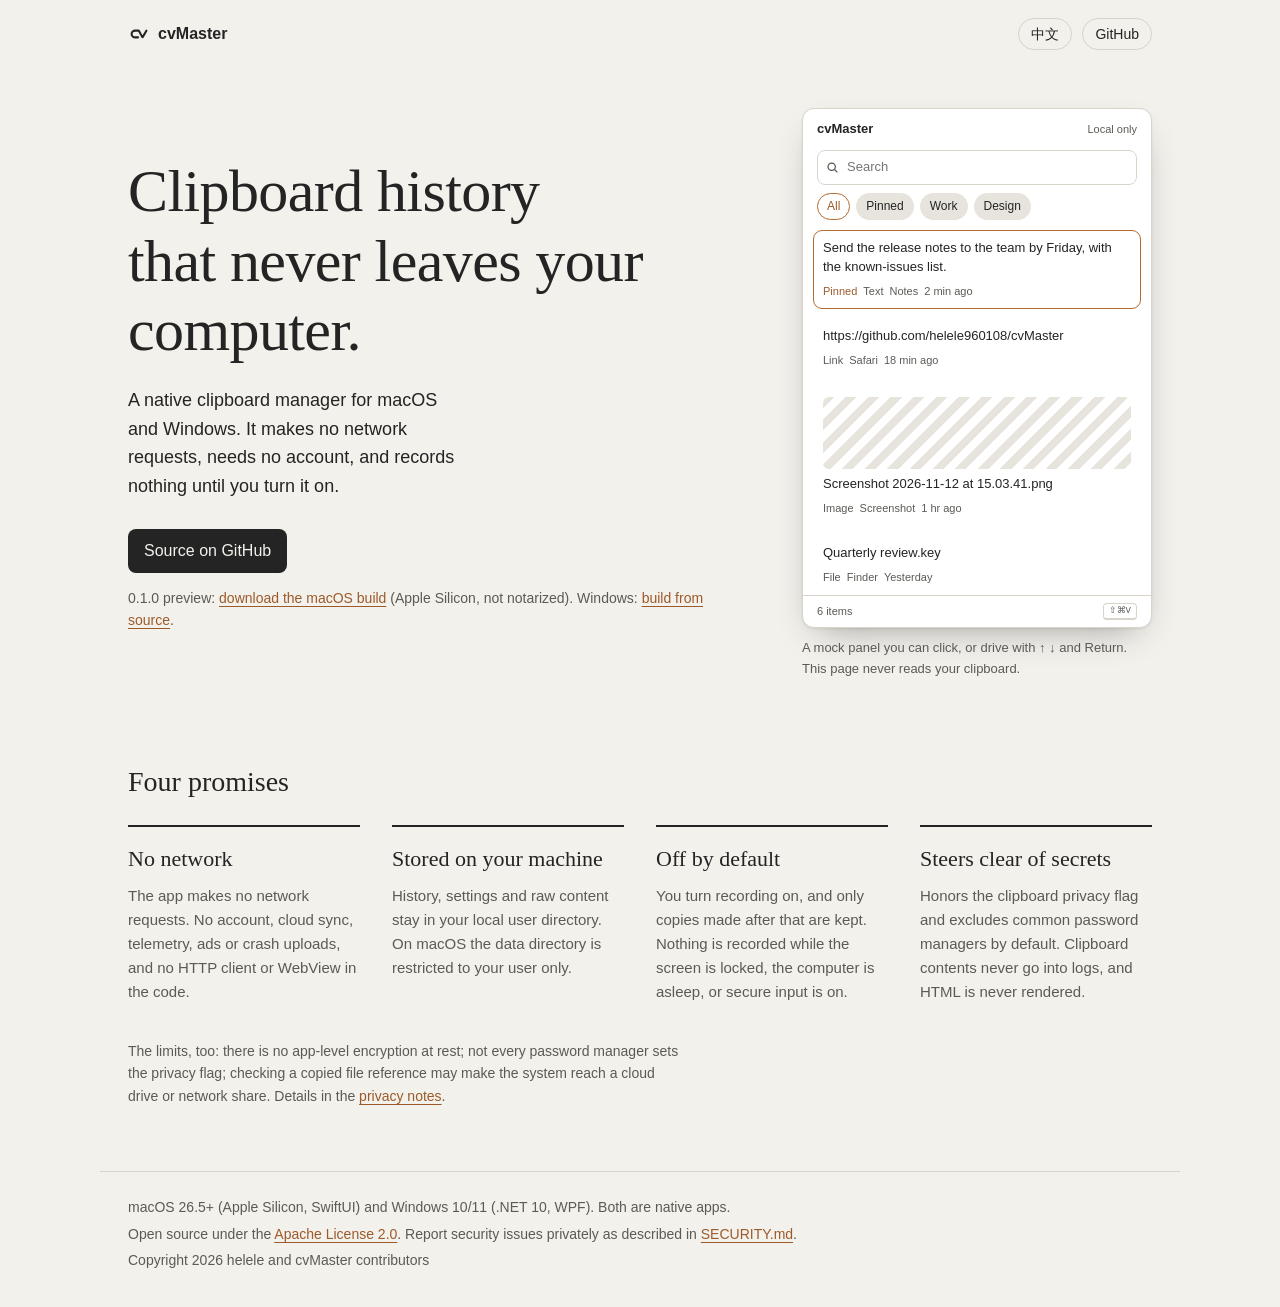
<file: site/index.html>
<!doctype html>
<html lang="zh-CN">
<head>
  <meta charset="utf-8">
  <meta name="viewport" content="width=device-width, initial-scale=1">
  <meta http-equiv="Content-Security-Policy" content="default-src 'self'; img-src 'self' data:; base-uri 'none'; form-action 'none'">
  <meta name="referrer" content="no-referrer">
  <title>cvMaster：本地优先的剪贴板管理工具</title>
  <meta name="description" content="cvMaster 是 macOS 与 Windows 上的原生剪贴板管理工具。历史只保存在本机，应用不发起网络请求，没有账号、云同步和遥测。">
  <meta name="color-scheme" content="light dark">
  <link rel="icon" href="favicon.svg" type="image/svg+xml">
  <link rel="stylesheet" href="style.css">
  <script src="app.js" defer></script>
</head>
<body>
  <header class="topbar">
    <a class="brand" href="./" aria-label="cvMaster">
      <svg class="mark" viewBox="0 0 1024 1024" aria-hidden="true"><path d="M 471 668 H 340 C 245 668 168 598 168 512 C 168 426 245 356 340 356 H 491 Q 501 356 507 366 L 659 646 Q 674 674 690 646 L 856 356"/></svg>
      <span>cvMaster</span>
    </a>
    <nav class="topnav">
      <button class="pill" type="button" id="lang-toggle" lang="en">English</button>
      <a class="pill" href="https://github.com/helele960108/cvMaster">GitHub</a>
    </nav>
  </header>

  <main>
    <section class="hero">
      <div class="hero-copy">
        <h1 data-i18n-html="hero.title">剪贴板历史，<br>不离开这台电脑。</h1>
        <p class="lede" data-i18n="hero.lede">macOS 与 Windows 上的原生剪贴板工具。应用不联网，不需要账号，默认不记录。</p>
        <div class="actions">
          <a class="btn primary" href="https://github.com/helele960108/cvMaster" data-i18n="hero.cta">在 GitHub 查看源码</a>
        </div>
        <p class="status" data-i18n-html="hero.status">0.1.0 预览版：<a href="https://github.com/helele960108/cvMaster/releases">下载 macOS 预览包</a>（Apple Silicon，未经公证）；Windows 需<a href="https://github.com/helele960108/cvMaster#快速开始">从源码构建</a>。</p>
      </div>

      <figure class="stage">
        <div class="popover" id="demo" aria-label="cvMaster">
          <div class="pop-head">
            <strong>cvMaster</strong>
            <span class="local" data-i18n="demo.local">仅本机</span>
          </div>
          <label class="search">
            <svg viewBox="0 0 16 16" aria-hidden="true"><circle cx="7" cy="7" r="4.5"/><path d="M10.5 10.5 14 14"/></svg>
            <input id="demo-search" type="search" autocomplete="off" spellcheck="false" placeholder="搜索" data-i18n-placeholder="demo.search">
          </label>
          <div class="chips" id="demo-groups" role="tablist"></div>
          <ul class="list" id="demo-list" role="listbox" tabindex="0"></ul>
          <div class="pop-foot">
            <span id="demo-feedback" aria-live="polite"></span>
            <kbd>⇧⌘V</kbd>
          </div>
        </div>
        <figcaption data-i18n="demo.caption">示意浮层，可点击或用 ↑ ↓ 回车操作。网页不会读取你的剪贴板。</figcaption>
      </figure>
    </section>

    <section class="promises" aria-labelledby="promises-title">
      <h2 id="promises-title" data-i18n="p.title">四条承诺</h2>
      <dl>
        <div>
          <dt data-i18n="p.net">不联网</dt>
          <dd data-i18n="p.netd">应用不发起网络请求。没有账号、云同步、遥测、广告或崩溃上传，代码里没有 HTTP 客户端和 WebView。</dd>
        </div>
        <div>
          <dt data-i18n="p.local">只存在本机</dt>
          <dd data-i18n="p.locald">历史、设置和原始内容都在本机用户目录。macOS 版把数据目录权限收紧为仅自己可读写。</dd>
        </div>
        <div>
          <dt data-i18n="p.off">默认不记录</dt>
          <dd data-i18n="p.offd">由你手动开启，只记录开启后的新复制。锁屏、睡眠和安全输入期间自动跳过。</dd>
        </div>
        <div>
          <dt data-i18n="p.safe">避开敏感内容</dt>
          <dd data-i18n="p.safed">识别剪贴板的隐私标记，默认排除常见密码管理器。剪贴板内容不进日志，HTML 不渲染。</dd>
        </div>
      </dl>
      <p class="note" data-i18n-html="p.limits">限制也写在这里：没有应用级静态加密；不是所有密码管理器都会设置隐私标记；检查文件引用时，系统可能访问你复制的云盘或网络共享路径。完整说明见<a href="https://github.com/helele960108/cvMaster/blob/main/docs/隐私与数据说明.md">隐私与数据说明</a>。</p>
    </section>
  </main>

  <footer>
    <p data-i18n="foot.platforms">macOS 26.5+（Apple Silicon，SwiftUI）与 Windows 10/11（.NET 10，WPF），两端都是原生应用。</p>
    <p data-i18n-html="foot.license">以 <a href="https://github.com/helele960108/cvMaster/blob/main/LICENSE">Apache License 2.0</a> 开源。安全问题请按 <a href="https://github.com/helele960108/cvMaster/blob/main/SECURITY.md">SECURITY.md</a> 私下报告。</p>
    <p>Copyright 2026 helele and cvMaster contributors</p>
  </footer>
</body>
</html>
</file>
<file: site/style.css>
/* cvMaster 官网：系统字体、石墨与纸，强调色只用于选中。 */
:root {
  color-scheme: light;
  --paper: #f3f1ec;
  --ink: #242424;
  --ink-soft: #5c5a55;
  --rule: #d8d4cc;
  --chip: #e7e4dd;
  --fill: #ffffff;
  --accent: #9c5a2a;
  --accent-line: #b56a30;
  --shadow: 0 1px 2px rgba(36, 36, 36, .08), 0 14px 34px -16px rgba(36, 36, 36, .45);
  --serif: "Iowan Old Style", "Palatino Linotype", Palatino, "Songti SC", "Noto Serif CJK SC", serif;
  --sans: -apple-system, BlinkMacSystemFont, "Segoe UI", "PingFang SC", "Noto Sans CJK SC", sans-serif;
  --mono: ui-monospace, "SF Mono", Menlo, Consolas, monospace;
}
@media (prefers-color-scheme: dark) {
  :root {
    color-scheme: dark;
    --paper: #1c1b19;
    --ink: #ececea;
    --ink-soft: #b1ada4;
    --rule: #3a3833;
    --chip: #2a2825;
    --fill: #242321;
    --accent: #e0a06a;
    --accent-line: #d08a4a;
    --shadow: 0 1px 2px rgba(0, 0, 0, .4), 0 16px 36px -14px rgba(0, 0, 0, .7);
  }
}
* { box-sizing: border-box; }
html { scroll-behavior: smooth; }
body {
  margin: 0;
  background: var(--paper);
  color: var(--ink);
  font-family: var(--sans);
  font-size: 16px;
  line-height: 1.6;
}
a { color: var(--accent); text-underline-offset: 3px; }
a:focus-visible, button:focus-visible, input:focus-visible, .list:focus-visible {
  outline: 2px solid var(--accent);
  outline-offset: 2px;
}
@media (prefers-reduced-motion: reduce) {
  html { scroll-behavior: auto; }
  * { transition: none !important; }
}

/* 顶栏 */
.topbar {
  display: flex;
  align-items: center;
  justify-content: space-between;
  max-width: 1080px;
  margin: 0 auto;
  padding: 18px 28px;
}
.brand { display: flex; align-items: center; gap: 8px; color: var(--ink); text-decoration: none; font-weight: 600; }
.mark { width: 22px; height: 22px; stroke: var(--ink); fill: none; stroke-width: 96; stroke-linecap: round; stroke-linejoin: round; }
.topnav { display: flex; align-items: center; gap: 10px; }
.pill { font: inherit; font-size: 14px; background: none; border: 1px solid var(--rule); color: var(--ink); border-radius: 999px; padding: 4px 12px; cursor: pointer; text-decoration: none; }
.pill:hover { border-color: var(--ink); }

/* 首屏 */
.hero {
  display: grid;
  grid-template-columns: minmax(0, 1fr) 350px;
  gap: 64px;
  align-items: center;
  max-width: 1080px;
  margin: 0 auto;
  padding: 40px 28px 80px;
}
.hero-copy h1 { font-family: var(--serif); font-weight: 500; font-size: clamp(36px, 4.8vw, 60px); line-height: 1.16; letter-spacing: -.01em; margin: 0 0 20px; }
.lede { font-size: 18px; margin: 0; max-width: 34ch; }
.actions { margin: 28px 0 14px; }
.btn { display: inline-block; padding: 9px 16px; border-radius: 8px; background: var(--ink); color: var(--paper); text-decoration: none; }
.btn:hover { background: var(--accent); }
.status { color: var(--ink-soft); font-size: 14px; margin: 0; }
kbd { font-family: var(--mono); font-size: .82em; border: 1px solid var(--rule); border-bottom-width: 2px; border-radius: 4px; padding: 0 5px; background: var(--fill); }

/* 示意浮层 */
.stage { margin: 0; }
.popover {
  width: 350px;
  height: 520px;
  display: flex;
  flex-direction: column;
  background: var(--fill);
  border: 1px solid var(--rule);
  border-radius: 12px;
  box-shadow: var(--shadow);
  overflow: hidden;
}
.pop-head { display: flex; align-items: center; justify-content: space-between; padding: 10px 14px 2px; font-size: 13px; }
.pop-head strong { font-weight: 600; }
.local { font-size: 11px; color: var(--ink-soft); }
.search { display: flex; align-items: center; gap: 6px; margin: 8px 14px; padding: 5px 8px; border: 1px solid var(--rule); border-radius: 8px; }
.search svg { width: 13px; height: 13px; stroke: var(--ink-soft); fill: none; stroke-width: 1.6; flex: none; }
.search input { flex: 1; border: none; outline: none; background: transparent; color: var(--ink); font: inherit; font-size: 13px; min-width: 0; }
.chips { display: flex; gap: 6px; padding: 0 14px 6px; }
.chip { font: inherit; font-size: 12px; padding: 3px 9px; border-radius: 999px; border: 1px solid transparent; background: var(--chip); color: var(--ink); cursor: pointer; }
.chip[aria-selected="true"] { border-color: var(--accent-line); color: var(--accent); background: transparent; }
.list { flex: 1; margin: 0; padding: 4px 10px; overflow-y: auto; list-style: none; }
.row { display: block; width: 100%; text-align: left; font: inherit; color: inherit; background: none; border: 1px solid transparent; border-radius: 9px; padding: 8px 9px; margin-bottom: 9px; cursor: pointer; }
.row[aria-selected="true"] { border-color: var(--accent-line); }
.row .text { font-size: 13px; line-height: 1.45; display: -webkit-box; -webkit-line-clamp: 3; -webkit-box-orient: vertical; overflow: hidden; }
.row .meta { display: flex; align-items: center; gap: 6px; margin-top: 6px; color: var(--ink-soft); font-size: 11px; }
.pin { color: var(--accent); }
.thumb { height: 72px; border-radius: 6px; margin-bottom: 6px; background: repeating-linear-gradient(135deg, var(--chip) 0 8px, transparent 8px 16px); }
.empty { color: var(--ink-soft); font-size: 13px; padding: 24px 8px; text-align: center; }
.pop-foot { display: flex; justify-content: space-between; align-items: center; border-top: 1px solid var(--rule); padding: 7px 14px; font-size: 11px; color: var(--ink-soft); min-height: 30px; }
.stage figcaption { color: var(--ink-soft); font-size: 13px; margin-top: 10px; max-width: 350px; }

/* 承诺 */
.promises { max-width: 1080px; margin: 0 auto; padding: 0 28px 64px; }
.promises h2 { font-family: var(--serif); font-weight: 500; font-size: 28px; margin: 0 0 20px; }
.promises dl { display: grid; grid-template-columns: repeat(4, minmax(0, 1fr)); gap: 32px; margin: 0; }
.promises dl > div { border-top: 2px solid var(--ink); padding-top: 14px; }
.promises dt { font-family: var(--serif); font-size: 22px; margin: 0 0 8px; }
.promises dd { margin: 0; font-size: 15px; color: var(--ink-soft); }
.note { color: var(--ink-soft); font-size: 14px; max-width: 72ch; margin: 36px 0 0; }

footer { max-width: 1080px; margin: 0 auto; padding: 24px 28px 32px; border-top: 1px solid var(--rule); color: var(--ink-soft); font-size: 14px; }
footer p { margin: 0 0 4px; }

@media (max-width: 860px) {
  .hero { grid-template-columns: 1fr; gap: 36px; padding-top: 20px; }
  .stage { justify-self: center; }
  .promises dl { grid-template-columns: 1fr 1fr; gap: 28px; }
}
@media (max-width: 420px) {
  .popover { width: 100%; }
  .stage { justify-self: stretch; }
  .stage figcaption { max-width: none; }
  .promises dl { grid-template-columns: 1fr; }
  .hero, .promises, .topbar, footer { padding-left: 18px; padding-right: 18px; }
}
</file>
